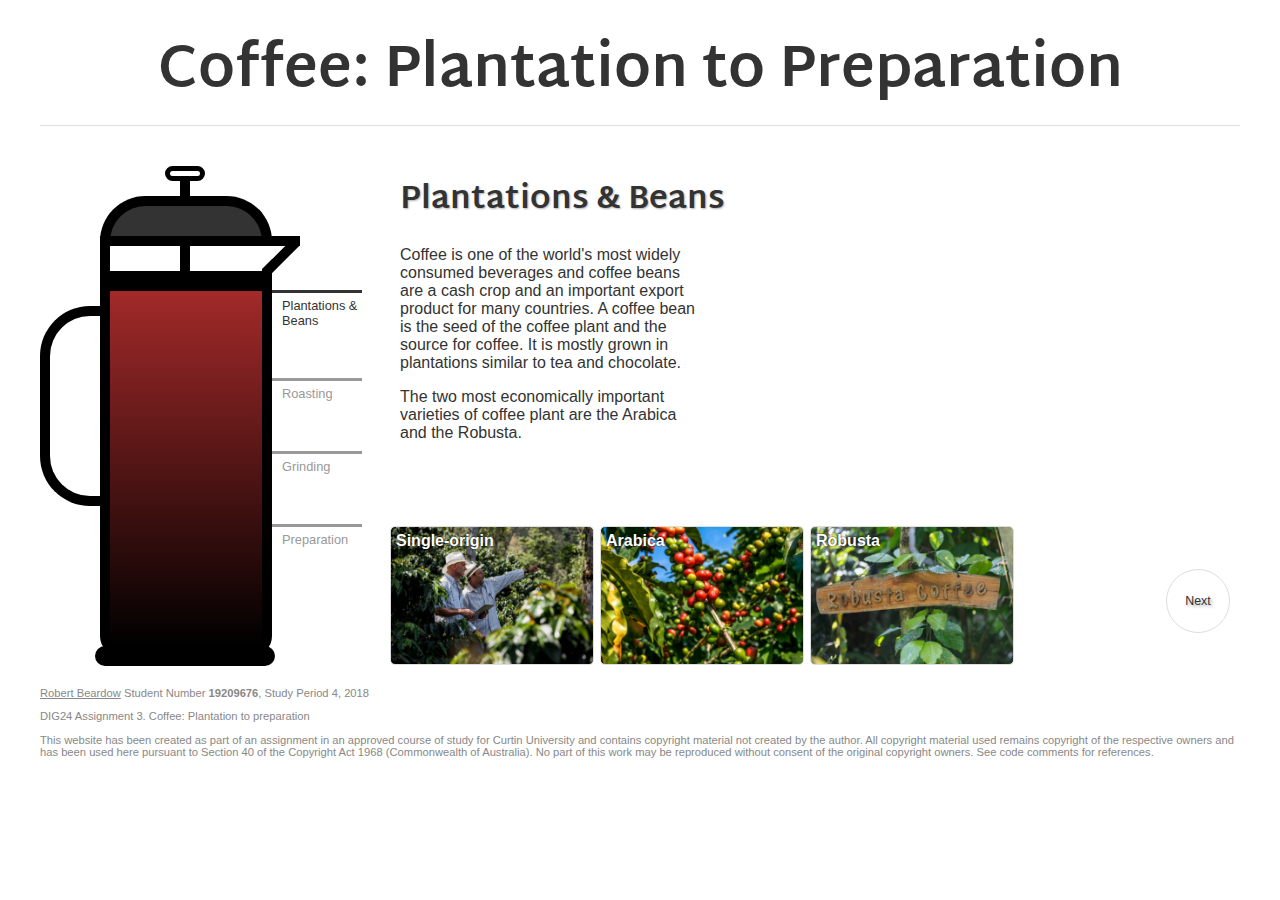
<file: dig24a3/index.html>
<!DOCTYPE html>
<!--
DIG24 Programming for Digital Design, Study Period 4 2018/2019.
Assignment 3
Robert Beardow, Student ID 19209676.

Main single-page HTML file containining all sections and content.
-->
<html lang="en">
<head>
    <meta http-equiv="Content-Type" content="text/html; charset=UTF-8" />
    <meta name="viewport" content="width=device-width, initial-scale=1.0"/>
    <title>DIG24 Assignment 3 | Robert Beardow #19209676</title>
    <!-- jQuery CDN link -->
    <script src="https://code.jquery.com/jquery-3.3.1.min.js"
        integrity="sha256-FgpCb/KJQlLNfOu91ta32o/NMZxltwRo8QtmkMRdAu8="
        crossorigin="anonymous">
    </script>
    <!-- jQuery local fallback -->
    <script>
        window.jQuery || document.write('<script src="lib/jquery-3.3.1.min.js"><\/script>');
    </script>
    <!-- Style and script source for Assignment 3 -->
    <script src="js/dig24a3.js"></script>
    <link  rel="stylesheet" href="https://fonts.googleapis.com/css?family=Yanone+Kaffeesatz|Martel+Sans">
    <link rel="stylesheet" type="text/css" href="css/dig24a3.css">
    <link rel="stylesheet" type="text/css" href="css/dig24a3-plunger.css">
</head>
<body>
    <div id="bbox">
        <header>
            <h1>Coffee: <span class="h1-sub">Plantation to Preparation</span></h1>
        </header>
        <main>
            <div id="maingrid">
                <div id="plunger">
                    <div id="plungerNav">
                        <a data-target="plantations" class="on">Plantations &amp;<br/> Beans</a>
                        <a data-target="roasting">Roasting</a>
                        <a data-target="grinding">Grinding</a>
                        <a data-target="preparation">Preparation</a>
                    </div>
                    <div id="plungerCap"></div>
                    <div id="plungerPlunger">
                        <div id="plungerRodCap"></div>
                        <div id="plungerRod">&nbsp;</div>
                        <div id="plungerFilter"></div>
                    </div>
                    <div id="plungerHandle"></div>
                    
                    <div id="plungerSpout">
                        <div id="plungerSpoutCap"></div>
                        <div id="plungerSpoutSpout"></div>
                        <div id="plungerSpoutWedge"></div>
                    </div>
                    <div id="plungerOutline"></div>
                    <div id="plungerCoffee">
                        <div id="plungerCoffeeBubble1" class="plunger-coffee-bubble-start-1"></div>
                        <div id="plungerCoffeeBubble2" class="plunger-coffee-bubble-start-2"></div>
                    </div>
                    <div id="plungerFeet"></div>

                </div>
                <div id="content">

                    <section id="plantations" class="topic">

                        <header>
                            <div class="topic-content">
                                <h2 class="topic-header">Plantations &amp; Beans</h2>
                                <div class="topic-detail">
                                    <p> Coffee is one of the world's most widely consumed beverages and coffee beans are a  cash crop and an important export product for many countries. A coffee bean is the seed of the coffee plant and the source for coffee. It is mostly grown in plantations similar to tea and chocolate.</p>
                                    <p>The two most economically important varieties of coffee plant are the Arabica and the Robusta.</
                                </div>
                            </div>
                        </header>

                        <div class="subarticles-wrapper">
                            <div class="subarticles">

                                <article class="subarticle subarticle-1">
                                    <h4 class="subarticle-headercontent">Single-origin</h4>
                                    <div class="subarticle-hovercontent">Learn more about single-origin plantations</div>
                                    <div class="subarticle-detailedcontent">
                                        <p>Single-origin coffee is coffee grown within a single known geographic origin, meaning a single farm. The name of the coffee is then usually the place it was grown to whatever degree available. Single-origins are viewed by some as a way to get a specific taste, and some independent coffee shops have found that this gives them a way to add value over large chains.</p>
                                    </div>
                                    <div class="subarticle-caption">Two coffee farmers review their plantation.</div>
                                </article>
                                <article class="subarticle subarticle-2">
                                    <h4 class="subarticle-headercontent">Arabica</h4>
                                    <p class="subarticle-hovercontent">Learn more about Arabica coffee</p>
                                    <div class="subarticle-detailedcontent">
                                        <p>Arabica Coffee, also known as the Arabian coffee, "coffee shrub of Arabia", or "mountain coffee" is a species of Coffea. Native to Ethiopia, it is believed to be the first species of coffee to be cultivated, and represents approximately 60% of global production. Coffee made from Arabica beans is more acidic, less bitter, and contain less caffeine than Robusta beans. It is primarily used in espresso and french press based coffee.</p>
                                    </div>
                                    <div class="subarticle-caption">Close up shot of ripening arabica beans in a plantation.</div>
                                </article>
                                <article class="subarticle subarticle-3">
                                    <h4 class="subarticle-headercontent">Robusta</h4>
                                    <p class="subarticle-hovercontent">Learn more about Robusta coffee</p>
                                    <div class="subarticle-detailedcontent">
                                        <p>Robusta coffee is a coffee variety which has low acidity but high bitterness. It is primarily used in instant coffee and as a filler for ground blends. Robusta coffee originated in central and western sub-Saharan Africa. It is easy to care for, has a greater crop yield, has almost double the amount of caffeine and more antioxidants, and is less susceptible to disease than Arabica coffee. It represents approximately 40% of global coffee production.</p>
                                    </div>
                                    <div class="subarticle-caption">A robusta coffee plantation.</div>
                                </article>
                            </div>
                        </div>

                        <div class="topic-nav">
                            <button class="topic-navbutton" data-target="roasting">Next</button>
                        </div>

                    </section>

                    <section id="roasting" class="topic" style="display:none;">

                        <header>
                            <div class="topic-content">
                                <h2 class="topic-header">Roasting</h2>
                                <div class="topic-detail">
                                    <p>Roasting coffee transforms the chemical and physical properties of green coffee beans into roasted coffee products. The roasting process is what produces the characteristic flavor of coffee by causing the green coffee beans to change in taste. Unroasted beans contain similar if not higher levels of acids, protein, sugars, and caffeine as those that have been roasted, but lack the taste of roasted coffee beans due to the Maillard and other chemical reactions that occur during roasting.</p>
                                </div>
                            </div>
                        </header>

                        <div class="subarticles-wrapper">
                            <div class="subarticles">
                                <article class="subarticle subarticle-1">
                                    <h4 class="subarticle-headercontent">Dark Roast</h4>
                                    <div class="subarticle-hovercontent">Learn more about dark roast coffee</div>
                                    <div class="subarticle-detailedcontent">
                                        <p>Dark roasts are dark brown, sometimes almost black, in color. They resemble chocolate, if it was shaped like a coffee bean. Oils can be seen on the beans at this point. Historically, dark roasts have been popular in Europe, giving rise to terms such as Continental, Italian, French, and Spanish roasts. Espresso roasts are also usually dark roasts, which is partly why espresso can stand up to lots of milk and sugar.</p>
                                    </div>
                                    <div class="subarticle-caption">A dark roast in an espresso porta filter</div>
                                </article>
                                <article class="subarticle subarticle-2">
                                    <h4 class="subarticle-headercontent">Medium Roast</h4>
                                    <p class="subarticle-hovercontent">Learn more about medium roast coffee</p>
                                    <div class="subarticle-detailedcontent">
                                        <p>A medium roast will have a darker brown color than a light roast and will look richer. Some of the coffee oils may be visible on the beans, as well. At this roast level, the coffee's qualities begin to give way to the roasts flavors and aromas, creating a balance between acidity and body. You'll still be able to taste the original coffee, but the beans brightness will be complemented with the fuller body that is introduced by the roasting process.</p>
                                    </div>
                                    <div class="subarticle-caption">Medium roast coffee beans in an automatic coffee roaster.</div>
                                </article>
                                <article class="subarticle subarticle-3">
                                    <h4 class="subarticle-headercontent">Light Roast</h4>
                                    <p class="subarticle-hovercontent subarticle-hovercontent-dark">Learn more about light roast coffee</p>
                                    <div class="subarticle-detailedcontent">
                                        <p>Light roasts have a light brown, tan, color and lack of oil on the roasted beans. They have the highest acidity and are the brightest of the three roast levels. The characteristics of different origins are most pronounced in light roasts, as are the qualities of the individual coffee. Much of the taste comes from the original coffee, which is why light roasts are often used for tastings.</p>
                                    </div>
                                    <div class="subarticle-caption">Close up of lightly roasted coffee beans.</div>
                                </article>
                            </div>
                        </div>

                        <div class="topic-nav">
                            <button class="topic-navbutton" data-target="plantations">Previous</button>
                            <button class="topic-navbutton" data-target="grinding">Next</button>
                        </div>

                    </section>

                    <section id="grinding" class="topic" style="display:none;">

                        <header>
                            <div class="topic-content">
                                <h2 class="topic-header">Grinding</h2>
                                <div class="topic-detail">
                                    <p>One of the most important steps in making coffee is the grinding process. Coffee beans are delicate and deserve to be treated with care if you want them to relinquish their oils and rich flavors. To get the most out of your beans, you should invest in a burr grinder, manual or electric. Though there is some overlap, most brew methods call for different grind sizes. A burr grinder will give you control over how fine or coarse your grounds are.</p>
                                </div>
                            </div>
                        </header>

                        <div class="subarticles-wrapper">
                            <div class="subarticles">
                                <article class="subarticle subarticle-1">
                                    <h4 class="subarticle-headercontent">Fine Grind</h4>
                                    <div class="subarticle-hovercontent">Learn more about finely ground coffee</div>
                                    <div class="subarticle-detailedcontent">
                                        <p>Fine grind is primarily used on espresso machines and Turkish/Greek brewing method.</p>
                                    </div>
                                    <div class="subarticle-caption">Finely ground coffee in an espresso porta filter.</div>
                                </article>
                                <article class="subarticle subarticle-2">
                                    <h4 class="subarticle-headercontent">Medium Grind</h4>
                                    <p class="subarticle-hovercontent">Learn more about medium grind coffee</p>
                                    <div class="subarticle-detailedcontent">
                                        <p>Medium grind is much more complicated compared to coarse or fine grinds but personal preference plays the difference maker. If you prefer to drink less bitter coffee, then you would fall more into medium-coarse where it extracts more of fruit flavors from the bean.</p>
                                    </div>
                                    <div class="subarticle-caption">A hand ground burr grinder producing a medium grind.</div>
                                </article>
                                <article class="subarticle subarticle-3">
                                    <h4 class="subarticle-headercontent">Course Grind</h4>
                                    <p class="subarticle-hovercontent">Learn more about course grained cofee</p>
                                    <div class="subarticle-detailedcontent">
                                        <p>A coarse grind lets the water flow much faster than a fine grind, which is ideal for preparation methods such as French Press.</p>
                                    </div>
                                    <div class="subarticle-caption">Close up of coursely ground coffee.</div>
                                </article>
                            </div>
                        </div>

                        <div class="topic-nav">
                            <button class="topic-navbutton" data-target="roasting">Previous</button>
                            <button class="topic-navbutton" data-target="preparation">Next</button>
                        </div>

                    </section>

                    <section id="preparation" class="topic" style="display:none;">

                        <header>
                            <div class="topic-content">
                                <h2 class="topic-header">Preparation</h2>
                                <div class="topic-detail">
                                    <p>Coffee preparation is the process of turning coffee beans into a beverage. Coffee is usually brewed immediately before drinking. In most areas, coffee may be purchased unprocessed, or already roasted, or already roasted and ground. Coffee is often vacuum packed to prevent oxidation and lengthen its shelf life.</p>
                                </div>
                            </div>
                        </header>

                        <div class="subarticles-wrapper">
                            <div class="subarticles">
                                <article class="subarticle subarticle-1">
                                    <h4 class="subarticle-headercontent">Espresso</h4>
                                    <div class="subarticle-hovercontent">Learn more about single-origin plantations</div>
                                    <div class="subarticle-detailedcontent">
                                        <p>Espresso is coffee of Italian origin, brewed by expressing or forcing a small amount of nearly boiling water under pressure through finely ground coffee beans. Espresso is generally thicker than coffee brewed by other methods and as a result of the pressurized brewing process, the flavors and chemicals in a typical cup of espresso are very concentrated. Espresso is also the base for other drinks such as a latte, cappuccino, macchiato, mocha, flat white, or long black.</p>
                                    </div>
                                    <div class="subarticle-caption">A double extraction of espresso shots.</div>
                                </article>
                                <article class="subarticle subarticle-2">
                                    <h4 class="subarticle-headercontent">French Press</h4>
                                    <p class="subarticle-hovercontent subarticle-hovercontent-dark">Learn more about arabica plantations   </p>
                                    <div class="subarticle-detailedcontent">
                                        <p>The French Press is a low tech portable coffee brewing method. Let hot water steep over coarsely ground coffee for 3-4 minutes before pressing down the filter and serving. It doesn’t get more simple than that. This tutorial will go into grind, water temperature, steep time and fixing common issues when the brew is less than perfect.</p>
                                    </div>
                                    <div class="subarticle-caption">A french press pouring into a mug.</div>
                                </article>
                                <article class="subarticle subarticle-3">
                                    <h4 class="subarticle-headercontent">Filter/Brew</h4>
                                    <p class="subarticle-hovercontent">Learn more about robusta plantations</p>
                                    <div class="subarticle-detailedcontent">
                                        <p>Filter coffee is made through a standard coffee maker, where ground beans are scooped into a filter, the water heats up and drips down into the carafe on the burner below.</p>
                                    </div>
                                    <div class="subarticle-caption">A traditional filter coffee process.</div>
                                </article>
                            </div>
                        </div>

                        <div class="topic-nav">
                            <button class="topic-navbutton" data-target="grinding">Previous</button>
                        </div>

                    </section>

                </div>
            </div>
        </main>
        <footer>
            <p><a href="mailto:robert.beardow@student.curtin.edu.au">Robert Beardow</a> Student Number <strong>19209676</strong>, Study Period 4, 2018</p>
            <p>DIG24 Assignment 3. Coffee: Plantation to preparation</p>
            <p>This website has been created as part of an assignment in an approved course of
                study for Curtin University and contains copyright material not created by the author.
                All copyright material used remains copyright of the respective owners and has been
                used here pursuant to Section 40 of the Copyright Act 1968 (Commonwealth of
                Australia). No part of this work may be reproduced without consent of the original
                copyright owners. See code comments for references.</p>
        </footer>
    </div>
</body>
</html>
</file>
<file: dig24a3/css/dig24a3.css>
/**
 * DIG24 Programming for Digital Design, Study Period 4 2018/2019.
 * Assignment 3
 * Robert Beardow, Student ID 19209676.
 * 
 * This is main CSS styling for the website with the exception of the
 * coffee plunger which has a significant amount of CSS and cluttered up this file.
 */

body {
    width: 100%;
    margin: 0 auto 0 auto;
    font-family: 'Arial Narrow', Helvetica, sans-serif;
    color: #333;
}

#bbox {
    margin: 20px auto 0 auto;
    width: 1200px;
}

header h1 {
    margin: 0 0 20px 0;
    border-bottom: 1px solid #DDD;
    padding: 0;
    text-align: center;
    font-family: 'Martel Sans', sans-serif;
    font-size: 3.6em;
}

#maingrid {
    display: grid;
    grid-template-columns: 340px auto ;
}

/*------------------------------------------------------------------------------
/* All sections within content
/*----------------------------------------------------------------------------*/

#content {
    position: relative;
    margin-top: 5px;
    min-height: 522px;
    height: 522px;
    overflow-x: hidden;
    overflow-y: hidden;
}

#content .topic {
    min-height: 512px;
}

#content .topic-detail {
    width: 300px;
    color: #333;
}

#content section {
    box-shadow: 0 0 20px 20px white inset;
    clear: both;
}

#content section header {
    margin: 0;
    padding: 20px;
}

#content section header h2 {
    margin: 0;
    padding: 0;
    font-size: 2em;
    font-family: 'Martel Sans', sans-serif;
    text-shadow: 1px 1px 2px rgba(0,0,0,0.3);
}

#content .topic-nav {
    position: absolute;
    bottom: 40px;
    right: 10px;
}

#content .topic-navbutton {
    cursor: pointer;
    display: inline-block;
    height: 64px;
    width: 64px;
    border-radius: 50%;
    border: 1px solid #DDD;
    color: #333;
    text-shadow: 2px 2px 3px rgba(0,0,0,0.3);
    background-color:  rgba(255,255,255,0.2);
    transition: 0.5s;
    font-size: 0.78em;
    text-align: center;
}

#content .topic-navbutton:focus {
    outline: 0;
}

#content .topic-navbutton:hover {
    color: #111;
    background-color:  #EEE;
    transition: 0.5s;
}

#content .subarticles {
    width: 100%;
    height: 127px;
    padding: 10px;
    margin-bottom: 10px;
    position: absolute;
    bottom: 0;
    left: 0;
}

#content .subarticle {
    cursor: pointer;
    position: absolute;
    display: inline-block;
    border: 1px solid #DDD;
    border-radius: 5px;
    width: 192px;
    min-height: 127px;
    margin-right: 10px;
    padding: 5px;
    background-repeat: no-repeat;
    background-position: top left;
    background-size: 100% 100%;
}

#content .subarticle-1 {
    left: 10px;
}

#content .subarticle-2 {
    left: 220px;
}

#content .subarticle-3 {
    left: 430px;
}

#content .subarticle h4 {
    color: #FFF;
    margin: 0;
    padding: 0 0 5px 0;
    text-shadow: 0px 0px 2px rgba(0,0,0,1);
    font-size: 1em;
    transition: 0.5s;
}

#content .subarticle-hovercontent {
    position: absolute;
    bottom: 0;
    left: 0;
    display: none;
    color: #FFF;
    margin: 0;
    padding: 0 0 10px 10px;
    font-size: 0.7em;
    text-shadow: 1px 1px 2px rgba(0,0,0,0.3);
}

#content .subarticle-hovercontent.subarticle-hovercontent-dark {
    color: #333;
}

#content .subarticle-detailedcontent {
    display: none;
    position: absolute;
    color: #FFF;
    margin: 0;
    padding: 0;
    font-size: 1em;
    text-shadow: 2px 2px 3px rgba(0,0,0,0.3);
    transition: 0.8s;
}

#content .subarticle-caption {
    display: none;
    background-color: #000;
    color: #FFF;
    height: 30px;
    margin: -5px;
    padding: 10px;
    font-size: 0.7em;
    border-bottom-left-radius: 5px;
    border-bottom-right-radius: 5px;
    opacity: 0.7;
    margin: 261px -5px -5px -5px;
}

/*------------------------------------------------------------------------------
/* Plantation backgrounds
/*----------------------------------------------------------------------------*/

#plantations .subarticle-1 {
    background-image: url(../img/backgrounds/singleorigin.png);
}

#plantations .subarticle-2 {
    background-image: url(../img/backgrounds/arabica.png);
}

#plantations .subarticle-3 {
    background-image: url(../img/backgrounds/robusta.png);
}

/*------------------------------------------------------------------------------
/* Roasting backgrounds
/*----------------------------------------------------------------------------*/

#roasting .subarticle-1 {
    background-image: url(../img/backgrounds/darkroast.png);
}

#roasting .subarticle-2 {
    background-image: url(../img/backgrounds/mediumroast.png);
}

#roasting .subarticle-3 {
    background-image: url(../img/backgrounds/lightroast.png);
}

/*------------------------------------------------------------------------------
/* Grinding backgrounds
/*----------------------------------------------------------------------------*/

#grinding .subarticle-1 {
    background-image: url(../img/backgrounds/finegrind.png);
}

#grinding .subarticle-2 {
    background-image: url(../img/backgrounds/mediumgrind.png);
}

#grinding .subarticle-3 {
    background-image: url(../img/backgrounds/coarsegrind.png);
}

/*------------------------------------------------------------------------------
/* Preparation backgrounds
/*----------------------------------------------------------------------------*/

#preparation .subarticle-1 {
    background-image: url(../img/backgrounds/espresso.png);
}

#preparation .subarticle-2 {
    background-image: url(../img/backgrounds/frenchpress.png);
}

#preparation .subarticle-3 {
    background-image: url(../img/backgrounds/filter.png);
}

/*------------------------------------------------------------------------------
/* Footer styles
/*----------------------------------------------------------------------------*/

footer {
    text-align: left;
    font-size: 0.7em;
    color: #888;
}

footer a {
    color: #888;
}
footer a:hover {
    color: #CCC;
}

footer .reference {
    font-size: 0.9em;
}
</file>
<file: dig24a3/css/dig24a3-plunger.css>
/**
 * DIG24 Programming for Digital Design, Study Period 4 2018/2019.
 * Assignment 3
 * Robert Beardow, Student ID 19209676.
 * 
 * This is the CSS styling for the pure-CSS coffee plunger on the left hand side.
 */

#plunger {
    background-color: #fff;
    padding: 10px 10px 10px 60px;
}

#plungerNav {
    position: absolute;
    margin-left: 172px;
    top: 290px;
}

#plungerNav a {
    display: block;
    cursor: pointer;
    font-size: 0.8em;
    padding: 5px 5px 50px 10px;
    color: #999;
    border-top: 3px solid #999;
}

#plungerNav a:hover, #plungerNav a.on {
    border-top: 3px solid #333;
    color: #333;
}

#plungerCap {
    border: 10px solid black;
    position: absolute;
    z-index: 5;
    border-top-left-radius: 100px;
    border-top-right-radius: 100px;
    border-bottom-right-radius: 10px;
    border-bottom-left-radius: 10px;
    margin-top: 40px;
    min-height: 30px;
    background-color: #333;
    width: 152px;
}

#plungerOutline {
    border: 10px solid black;
    border-bottom-left-radius: 20px;
    border-bottom-right-radius: 20px;
    height: 400px;
    width: 152px;
    margin-top: 80px;
}

#plungerPlunger {
    z-index: 4;
    position: absolute;
    margin-top: 10px;
}

#plungerRodCap {
    border: 5px solid black;
    border-radius: 50px;
    width: 30px;
    margin-left: 65px;
    min-height: 5px;
}

#plungerRod {
    margin-left: 80px;
    height: 90px;
    width: 10px;
    background-color: black;
}

#plungerFilter {
    border-top: 20px solid black;
    width: 152px;
    margin-left: 10px;
}

#plungerSpout {
    position: absolute;
    margin-left: 160px;
    margin-top: 80px;
}

#plungerSpoutWedge {
    position: absolute;
    width: 0; 
    height: 20px; 
    border-left: 25px solid transparent;
    border-right: 25px solid transparent;
    border-top: 25px solid #fff;
    margin-left: -25px;
    margin-top: 2px;
}

#plungerSpoutCap {
    border-top: 10px solid black;
    width: 40px;
}

#plungerSpoutSpout {
    min-height: 40px;
    margin-top: -42px;
    margin-left: -62px;
    border-right: 10px solid black;
    -webkit-transform: rotate(45deg);
    -moz-transform: rotate(45deg);
    -o-transform: rotate(45deg);
    -ms-transform: rotate(45deg);
}

#plungerHandle {
    -webkit-transform: rotate(270deg);
    -moz-transform: rotate(270deg);
    -o-transform: rotate(270deg);
    -ms-transform: rotate(270deg);
    transform: rotate(270deg);
    position: absolute;
    width: 180px;
    border-top: 10px solid black;
    border-left: 10px solid black;
    border-right: 10px solid black;
    border-top-right-radius: 50px;
    border-top-left-radius: 50px;
    min-height: 50px;
    margin-left: -130px;
    margin-top: 220px;
}

#plungerCoffee {
    z-index: 1;
    position: absolute;
    margin-top: -380px;
    margin-left: 10px;
    background-image: linear-gradient(to bottom, brown, black);
    width: 152px;
    height: 360px;
    border-top: 10px solid #70412B;
}

.plunger-coffee-bubble-start-1 {
    position: absolute;
    margin-top: 300px;
    margin-left: 20px;
    border: 1px solid #fff;
    border-radius: 20px;
    width: 20px;
    height: 20px;
    opacity: 0.0;
}

.plunger-coffee-bubble-start-2 {
    position: absolute;
    margin-top: 380px;
    margin-left: 70px;
    border: 1px solid #fff;
    border-radius: 20px;
    width: 20px;
    height: 20px;
    opacity: 0.0;
}

.plunger-coffee-bubble-end-1 {
    animation: bubble-end-1 1.9s;
}

.plunger-coffee-bubble-end-2 {
    animation: bubble-end-2 1.6s;
}

@keyframes bubble-end-1 {
    10% {
        margin-left: 10px;
        opacity: 0.5
    }
    30% {
        margin-left: 30px;
    }    
    60% {
        margin-left: 20px;
    }
    90% {
        margin-top: -40px;
        margin-left: 20px;
        width: 30px;
        height: 30px;
        opacity: 0.1;
    }
    100% {
        margin-top: -30px;
        opacity: 0;
    }
}

@keyframes bubble-end-2 {
    10% {
        margin-left: 70px;
        opacity: 0.5
    }
    30% {
        margin-left: 90px;
    }    
    60% {
        margin-left: 80px;
    }
    90% {
        margin-top: -40px;
        margin-left: 70px;
        width: 30px;
        height: 30px;
        opacity: 0.1;
    }
    100% {
        margin-top: -30px;
        opacity: 0;
    }
}

#plungerFeet {
    border: 5px solid black;
    background-color: black;
    border-radius: 50px;
    margin-left: -5px;
    min-height: 10px;
    width: 170px;
    margin-top: -10px;
}
</file>
